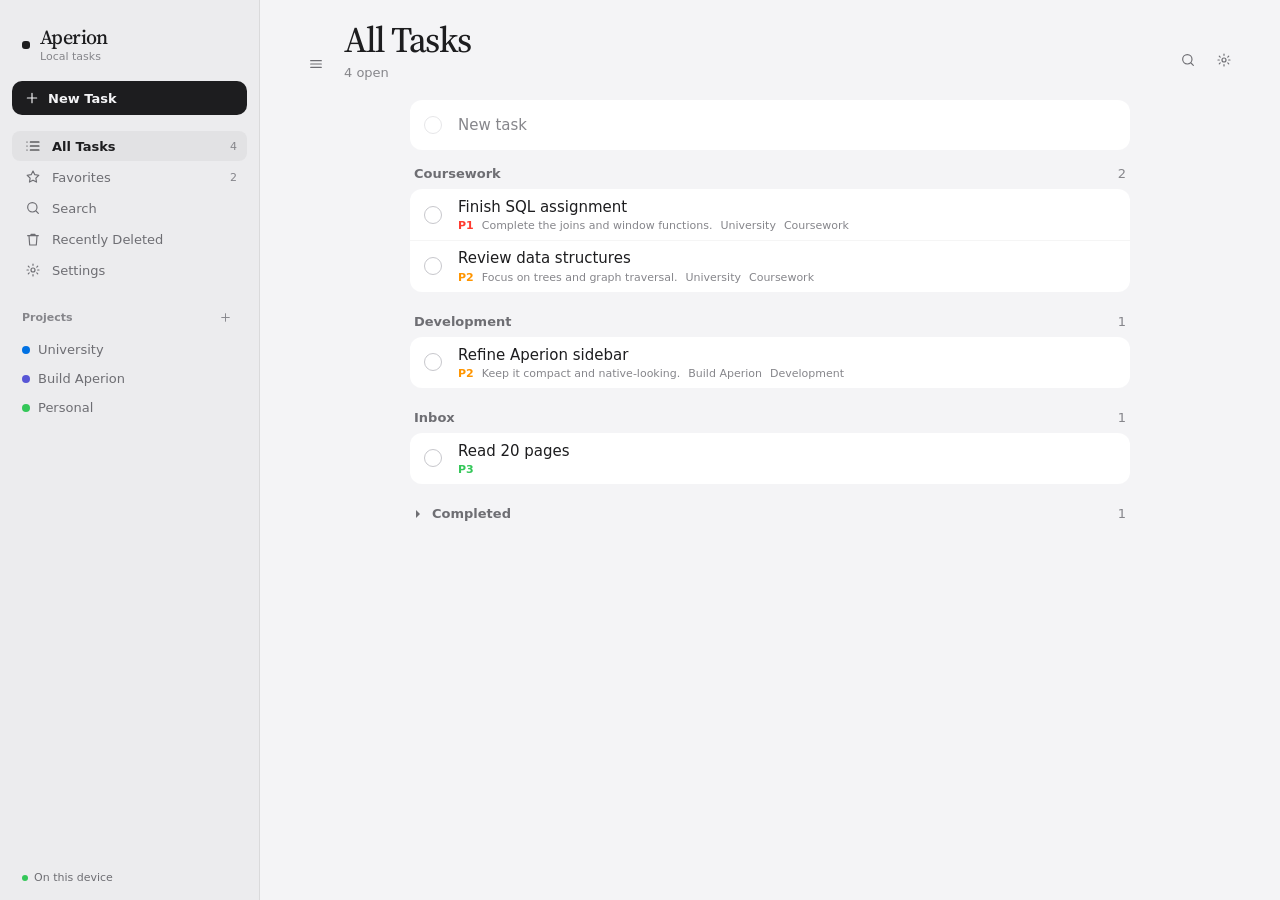
<file: Aperion-Frontend/index.html>
<!doctype html>
<html lang="en">
<head>
  <meta charset="utf-8">
  <meta name="viewport" content="width=device-width, initial-scale=1">
  <meta name="theme-color" content="#f4f4f6">
  <title>Aperion</title>
  <link rel="preconnect" href="https://fonts.googleapis.com">
  <link rel="preconnect" href="https://fonts.gstatic.com" crossorigin>
  <link href="https://fonts.googleapis.com/css2?family=Source+Serif+4:opsz,wght@8..60,400;8..60,500;8..60,600&display=swap" rel="stylesheet">
  <link rel="stylesheet" href="styles.css">
</head>
<body>
  <div class="app-shell" id="app">
    <div class="sidebar-backdrop" id="sidebarBackdrop" hidden></div>
    <aside class="sidebar" id="sidebar" aria-label="Aperion navigation">
      <div class="brand">
        <span class="brand-pip" aria-hidden="true"></span>
        <div>
          <div class="brand-name">Aperion</div>
          <div class="brand-subtitle">Local tasks</div>
        </div>
      </div>

      <button class="new-task-button" id="newTaskButton">
        <span class="icon-wrap" data-icon="plus"></span>
        <span>New Task</span>
        <kbd class="mod-key">⌘N</kbd>
      </button>

      <nav class="primary-nav" id="primaryNav">
        <button class="nav-item active" data-view="all">
          <span class="icon-wrap" data-icon="list"></span><span>All Tasks</span><span class="nav-count" id="allCount"></span>
        </button>
        <button class="nav-item" data-view="favorites">
          <span class="icon-wrap" data-icon="star"></span><span>Favorites</span><span class="nav-count" id="favoriteCount"></span>
        </button>
        <button class="nav-item" data-view="search">
          <span class="icon-wrap" data-icon="search"></span><span>Search</span>
        </button>
        <button class="nav-item" data-view="deleted">
          <span class="icon-wrap" data-icon="trash"></span><span>Recently Deleted</span><span class="nav-count" id="deletedCount"></span>
        </button>
        <button class="nav-item" data-view="settings">
          <span class="icon-wrap" data-icon="settings"></span><span>Settings</span>
        </button>
      </nav>

      <div class="sidebar-section">
        <div class="section-label">
          <span>Projects</span>
          <button class="mini-button" id="addProjectButton" title="New project" aria-label="New project">
            <span class="icon-wrap" data-icon="plus"></span>
          </button>
        </div>
        <div id="projectNav"></div>
      </div>

      <div class="sidebar-footer">
        <div class="offline-pill"><span></span> On this device</div>
      </div>
    </aside>

    <main class="main">
      <header class="topbar">
        <button class="icon-button menu-button" id="menuButton" title="Menu" aria-label="Open menu">
          <span class="icon-wrap" data-icon="menu"></span>
        </button>
        <div class="topbar-title">
          <div class="title-row">
            <span class="title-pip" id="titlePip" hidden></span>
            <h1 id="viewTitle">All Tasks</h1>
          </div>
          <p class="view-kicker" id="viewKicker"></p>
        </div>
        <div class="topbar-actions">
          <button class="icon-button" id="searchButton" title="Search" aria-label="Search">
            <span class="icon-wrap" data-icon="search"></span>
          </button>
          <button class="icon-button" id="settingsButton" title="Settings" aria-label="Settings">
            <span class="icon-wrap" data-icon="settings"></span>
          </button>
        </div>
      </header>

      <section class="content" id="content"></section>
    </main>
  </div>

  <div class="overlay command-overlay" id="commandOverlay">
    <div class="command-panel glass-panel" role="dialog" aria-modal="true" aria-label="Search Aperion">
      <div class="search-line">
        <span class="icon-wrap" data-icon="search"></span>
        <input id="globalSearch" autocomplete="off" placeholder="Search tasks, projects, sections…" aria-label="Search tasks, projects, sections and notes">
        <kbd>ESC</kbd>
      </div>
      <div id="searchResults" class="search-results"></div>
    </div>
  </div>

  <div class="overlay modal-backdrop" id="modalBackdrop">
    <div class="task-modal glass-panel" id="taskModal" role="dialog" aria-modal="true" aria-label="Task"></div>
  </div>

  <div class="toast" id="toast" role="status" aria-live="polite">
    <span id="toastMessage"></span>
    <button id="toastUndo" class="toast-undo is-hidden">Undo</button>
  </div>

  <script src="js/app.js"></script>
</body>
</html>
</file>
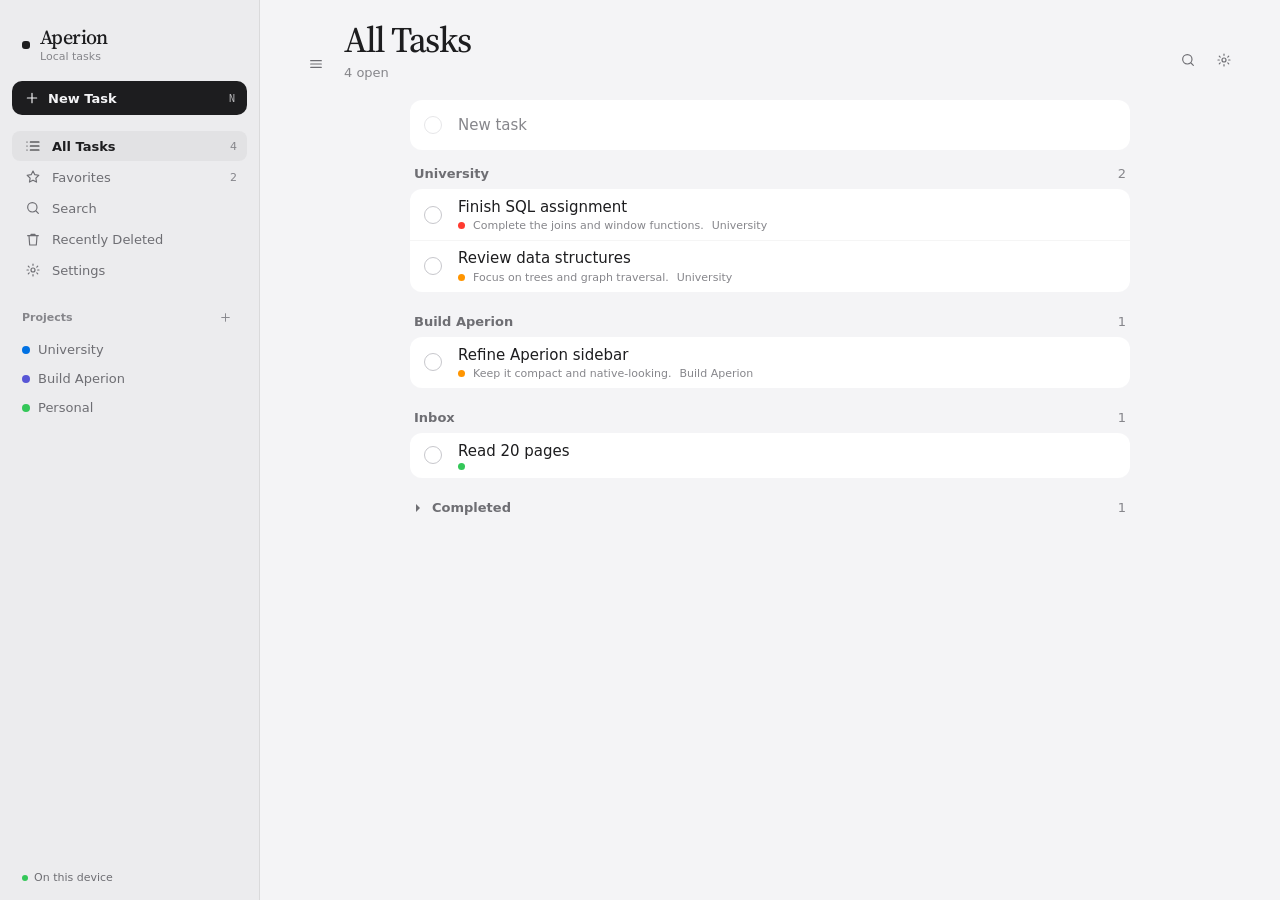
<file: Frontend/index.html>
<!doctype html>
<html lang="en">
<head>
  <meta charset="utf-8">
  <meta name="viewport" content="width=device-width, initial-scale=1">
  <meta name="theme-color" content="#f4f4f6">
  <title>Aperion</title>
  <link rel="preconnect" href="https://fonts.googleapis.com">
  <link rel="preconnect" href="https://fonts.gstatic.com" crossorigin>
  <link href="https://fonts.googleapis.com/css2?family=Source+Serif+4:opsz,wght@8..60,400;8..60,500;8..60,600&display=swap" rel="stylesheet">
  <link rel="stylesheet" href="styles.css">
</head>
<body>
  <div class="app-shell" id="app">
    <div class="sidebar-backdrop" id="sidebarBackdrop" hidden></div>
    <aside class="sidebar" id="sidebar" aria-label="Aperion navigation">
      <div class="brand">
        <span class="brand-pip" aria-hidden="true"></span>
        <div>
          <div class="brand-name">Aperion</div>
          <div class="brand-subtitle">Local tasks</div>
        </div>
      </div>

      <button class="new-task-button" id="newTaskButton">
        <span class="icon-wrap" data-icon="plus"></span>
        <span>New Task</span>
        <kbd>N</kbd>
      </button>

      <nav class="primary-nav" id="primaryNav">
        <button class="nav-item active" data-view="all">
          <span class="icon-wrap" data-icon="list"></span><span>All Tasks</span><span class="nav-count" id="allCount"></span>
        </button>
        <button class="nav-item" data-view="favorites">
          <span class="icon-wrap" data-icon="star"></span><span>Favorites</span><span class="nav-count" id="favoriteCount"></span>
        </button>
        <button class="nav-item" data-view="search">
          <span class="icon-wrap" data-icon="search"></span><span>Search</span>
        </button>
        <button class="nav-item" data-view="deleted">
          <span class="icon-wrap" data-icon="trash"></span><span>Recently Deleted</span><span class="nav-count" id="deletedCount"></span>
        </button>
        <button class="nav-item" data-view="settings">
          <span class="icon-wrap" data-icon="settings"></span><span>Settings</span>
        </button>
      </nav>

      <div class="sidebar-section">
        <div class="section-label">
          <span>Projects</span>
          <button class="mini-button" id="addProjectButton" title="New project" aria-label="New project">
            <span class="icon-wrap" data-icon="plus"></span>
          </button>
        </div>
        <div id="projectNav"></div>
      </div>

      <div class="sidebar-footer">
        <div class="offline-pill"><span></span> On this device</div>
      </div>
    </aside>

    <main class="main">
      <header class="topbar">
        <button class="icon-button menu-button" id="menuButton" title="Toggle Sidebar (⌘\)" aria-label="Toggle Sidebar">
          <span class="icon-wrap" data-icon="menu"></span>
        </button>
        <div class="topbar-title">
          <div class="title-row">
            <span class="title-pip" id="titlePip" hidden></span>
            <h1 id="viewTitle">All Tasks</h1>
          </div>
          <p class="view-kicker" id="viewKicker"></p>
        </div>
        <div class="topbar-actions">
          <button class="icon-button" id="searchButton" title="Search" aria-label="Search">
            <span class="icon-wrap" data-icon="search"></span>
          </button>
          <button class="icon-button" id="settingsButton" title="Settings" aria-label="Settings">
            <span class="icon-wrap" data-icon="settings"></span>
          </button>
        </div>
      </header>

      <section class="content" id="content"></section>
    </main>
  </div>

  <div class="overlay command-overlay" id="commandOverlay">
    <div class="command-panel glass-panel" role="dialog" aria-modal="true" aria-label="Search Aperion">
      <div class="search-line">
        <span class="icon-wrap" data-icon="search"></span>
        <input id="globalSearch" autocomplete="off" placeholder="Search tasks, projects, notes…" aria-label="Search tasks, projects and notes">
        <kbd>ESC</kbd>
      </div>
      <div id="searchResults" class="search-results"></div>
    </div>
  </div>

  <div class="overlay modal-backdrop" id="modalBackdrop">
    <div class="task-modal glass-panel" id="taskModal" role="dialog" aria-modal="true" aria-label="Task"></div>
  </div>

  <div class="toast" id="toast" role="status" aria-live="polite">
    <span id="toastMessage"></span>
    <button id="toastUndo" class="toast-undo is-hidden">Undo</button>
  </div>

  <script src="js/app.js"></script>
</body>
</html>
</file>
<file: Aperion-Frontend/styles.css>
* { box-sizing: border-box; }

:root {
  color-scheme: light;
  --bg: #f4f4f6;
  --sidebar-bg: #ececee;
  --surface-solid: #ffffff;
  --surface-hover: rgba(0,0,0,.045);
  --border: rgba(0,0,0,.08);
  --border-strong: rgba(0,0,0,.12);
  --text: #1d1d1f;
  --muted: #86868b;
  --muted-2: #6e6e73;
  --accent: #0071e3;
  --accent-soft: rgba(0,113,227,.10);
  --danger: #ff3b30;
  --success: #34c759;
  --shadow: 0 18px 50px rgba(0,0,0,.18);
  --radius-lg: 12px;
  --radius-md: 10px;
  --radius-sm: 8px;
  --sidebar: 260px;
  --focus-ring: 0 0 0 3px var(--accent-soft), 0 0 0 1.5px var(--accent);
  --ease-out: cubic-bezier(.16,1,.3,1);
  --ease-spring: cubic-bezier(.34,1.56,.64,1);
  --dur-micro: 120ms;
  --dur-ui: 220ms;
  --dur-view: 280ms;
  --font-sans: -apple-system, BlinkMacSystemFont, "SF Pro Text", "SF Pro Display", system-ui, sans-serif;
  --font-serif: "Source Serif 4", "Iowan Old Style", "Palatino Linotype", Palatino, serif;
  font-family: var(--font-sans);
}

@media (prefers-color-scheme: dark) {
  :root:not([data-theme="light"]) {
    color-scheme: dark;
    --bg: #1c1c1e;
    --sidebar-bg: #2c2c2e;
    --surface-solid: #2c2c2e;
    --surface-hover: rgba(255,255,255,.06);
    --border: rgba(255,255,255,.08);
    --border-strong: rgba(255,255,255,.14);
    --text: #f5f5f7;
    --muted: #98989d;
    --muted-2: #b0b0b5;
    --accent: #0a84ff;
    --accent-soft: rgba(10,132,255,.16);
    --shadow: 0 18px 50px rgba(0,0,0,.45);
  }
}

:root[data-theme="dark"] {
  color-scheme: dark;
  --bg: #1c1c1e;
  --sidebar-bg: #2c2c2e;
  --surface-solid: #2c2c2e;
  --surface-hover: rgba(255,255,255,.06);
  --border: rgba(255,255,255,.08);
  --border-strong: rgba(255,255,255,.14);
  --text: #f5f5f7;
  --muted: #98989d;
  --muted-2: #b0b0b5;
  --accent: #0a84ff;
  --accent-soft: rgba(10,132,255,.16);
  --shadow: 0 18px 50px rgba(0,0,0,.45);
}

html, body { margin: 0; min-height: 100%; background: var(--bg); color: var(--text); }
body { overflow: hidden; }
button, input, textarea, select { font: inherit; }
button { border: 0; color: inherit; background: none; }
button, .task-row, .project-row { -webkit-tap-highlight-color: transparent; }

:focus { outline: none; }
:focus-visible {
  outline: none;
  box-shadow: var(--focus-ring);
  border-radius: var(--radius-sm);
}
.task-row:focus-visible, .search-result:focus-visible { box-shadow: var(--focus-ring); }

@media (prefers-reduced-motion: reduce) {
  *, *::before, *::after {
    animation-duration: .001ms !important;
    animation-iteration-count: 1 !important;
    transition-duration: .001ms !important;
    scroll-behavior: auto !important;
  }
}

button:disabled { opacity: .5; cursor: default; }

.icon-svg {
  display: block;
  width: 16px;
  height: 16px;
  flex: 0 0 auto;
}
.icon-wrap { display: grid; place-items: center; line-height: 0; }
.mini-button .icon-svg { width: 13px; height: 13px; }

.app-shell {
  height: 100vh;
  display: flex;
  background: var(--bg);
}

.sidebar-backdrop {
  display: none;
}

.sidebar {
  width: var(--sidebar);
  flex: 0 0 var(--sidebar);
  padding: 22px 12px 16px;
  display: flex;
  flex-direction: column;
  border-right: 0.5px solid var(--border);
  background: var(--sidebar-bg);
}

.brand { display: flex; gap: 10px; align-items: center; padding: 4px 10px 18px; }
.brand-pip {
  width: 8px; height: 8px; border-radius: 3px;
  background: var(--text); flex: 0 0 auto;
}
.brand-name {
  font-family: var(--font-serif);
  font-size: 20px;
  font-weight: 500;
  letter-spacing: -.03em;
  line-height: 1.1;
}
.brand-subtitle { font-size: 11px; color: var(--muted); margin-top: 2px; }

.icon-button, .mini-button {
  cursor: pointer;
  transition: background var(--dur-micro) ease, opacity var(--dur-micro) ease;
}
.icon-button:hover, .mini-button:hover { background: var(--surface-hover); }
.new-task-button:active, .icon-button:active, .mini-button:active,
.primary-action:active, .save-button:active {
  transform: scale(.98);
}

.new-task-button {
  display: flex; align-items: center; gap: 8px; width: 100%;
  padding: 9px 12px; margin-bottom: 16px; text-align: left;
  border-radius: var(--radius-md);
  background: var(--text); color: var(--bg);
  cursor: pointer; font-size: 13px; font-weight: 600;
}
.new-task-button .icon-svg { color: var(--bg); }
.new-task-button kbd { margin-left: auto; color: color-mix(in srgb, var(--bg) 70%, transparent); font-size: 10px; font-weight: 500; }
html[data-platform="other"] .mod-key { display: none; }

.primary-nav { display: grid; gap: 1px; }
.nav-item {
  display: grid; grid-template-columns: 22px 1fr auto; align-items: center; gap: 8px;
  width: 100%; padding: 7px 10px; border-radius: var(--radius-sm);
  color: var(--muted-2); cursor: pointer; text-align: left; font-size: 13px;
}
.nav-item:hover { background: var(--surface-hover); color: var(--text); }
.nav-item.active { background: var(--surface-hover); color: var(--text); font-weight: 600; }
.nav-count { font-size: 11px; color: var(--muted); font-weight: 500; font-variant-numeric: tabular-nums; }

.sidebar-section { margin-top: 20px; min-height: 0; overflow: auto; }
.section-label {
  display: flex; justify-content: space-between; align-items: center; padding: 0 10px 6px;
  font-size: 11px; font-weight: 600; color: var(--muted);
}
.mini-button {
  width: 24px; height: 24px; border-radius: 7px; color: var(--muted); cursor: pointer;
  display: grid; place-items: center;
}

.project-row {
  width: 100%; display: flex; align-items: center; gap: 8px; padding: 7px 10px;
  border-radius: var(--radius-sm); cursor: pointer; text-align: left;
  font-size: 13px; color: var(--muted-2);
}
.project-row:hover { background: var(--surface-hover); color: var(--text); }
.project-row.active { background: var(--surface-hover); color: var(--text); font-weight: 600; }
.project-dot { width: 8px; height: 8px; border-radius: 50%; flex: 0 0 auto; }
.project-row .chevron { margin-left: auto; font-size: 11px; opacity: .55; transition: transform .18s var(--ease-out); }
.project-row.active .chevron { transform: rotate(90deg); }
.subproject-row { padding-left: 26px; font-size: 12px; animation: subprojectIn .16s var(--ease-out); }
@keyframes subprojectIn { from { opacity: 0; transform: translateY(-4px); } to { opacity: 1; transform: translateY(0); } }
.drop-target-project { background: var(--accent-soft) !important; box-shadow: inset 0 0 0 1.5px var(--accent); }
.sidebar-footer { margin-top: auto; padding: 14px 10px 0; }
.offline-pill { font-size: 11px; color: var(--muted-2); display: flex; align-items: center; gap: 6px; }
.offline-pill span { width: 6px; height: 6px; border-radius: 50%; background: var(--success); }

.main { flex: 1; min-width: 0; display: flex; flex-direction: column; }
.topbar {
  height: 92px; flex: 0 0 92px; display: flex; align-items: flex-end;
  justify-content: space-between; gap: 12px;
  padding: 18px 40px 12px;
}
.menu-button { display: none; }
.topbar-title { min-width: 0; flex: 1; }
.title-row { display: flex; align-items: center; gap: 10px; }
.title-pip {
  width: 8px; height: 8px; border-radius: 50%; flex: 0 0 auto;
}
h1 {
  margin: 0;
  font-family: var(--font-serif);
  font-size: 36px;
  line-height: 1.05;
  letter-spacing: -.035em;
  font-weight: 500;
}
.view-kicker { margin: 6px 0 0; font-size: 13px; color: var(--muted); }
.topbar-actions { display: flex; gap: 4px; padding-bottom: 4px; }
.icon-button {
  width: 32px; height: 32px; border-radius: 50%; display: grid; place-items: center;
  color: var(--muted-2); cursor: pointer;
}

.content { flex: 1; min-height: 0; overflow: auto; padding: 8px 40px 56px; }
.content-inner { max-width: 720px; margin: 0 auto; }
.content-inner.view-enter { animation: viewEnter var(--dur-view) var(--ease-out); }
@keyframes viewEnter { from { opacity: 0; transform: translateY(8px); } to { opacity: 1; transform: translateY(0); } }

.view-intro { display: flex; justify-content: flex-end; margin: 0 0 12px; }
.add-inline { color: var(--accent); cursor: pointer; font-size: 13px; font-weight: 600; }

.section-block { margin-bottom: 22px; }
.section-heading {
  display: flex; align-items: center; gap: 8px;
  margin-bottom: 8px; padding: 0 4px;
  font-size: 13px; font-weight: 600; color: var(--muted-2);
  background: none; width: 100%; text-align: left;
}
.section-heading .section-count { margin-left: auto; font-weight: 500; color: var(--muted); font-variant-numeric: tabular-nums; }
.completed-toggle { cursor: pointer; border-radius: var(--radius-sm); }
.completed-toggle:hover { color: var(--text); }
.disclosure {
  width: 0; height: 0; border: 4px solid transparent; border-left-color: currentColor;
  margin-right: 2px; transform: translateX(2px); transition: transform var(--dur-micro) var(--ease-out);
}
.disclosure.open { transform: translateX(2px) rotate(90deg); }

.task-list.grouped {
  background: var(--surface-solid);
  border-radius: var(--radius-lg);
  overflow: hidden;
}
.task-row {
  position: relative;
  display: grid; grid-template-columns: 24px 1fr auto; align-items: center; gap: 10px;
  min-height: 44px; padding: 8px 14px;
  background: transparent; cursor: pointer;
  transition: background var(--dur-micro) var(--ease-out), opacity .18s ease;
}
.task-list.grouped .task-row + .task-row { box-shadow: inset 0 0.5px 0 var(--border); }
.task-row:hover { background: var(--surface-hover); }
.task-row.dragging { opacity: .4; }
.task-row.focused { background: var(--surface-hover); }

.task-row.drop-before::before, .task-row.drop-after::after {
  content: ""; position: absolute; left: 14px; right: 14px; height: 2px; border-radius: 2px;
  background: var(--accent); box-shadow: 0 0 0 3px var(--accent-soft);
}
.task-row.drop-before::before { top: -1px; }
.task-row.drop-after::after { bottom: -1px; }

.check {
  width: 18px; height: 18px; border-radius: 50%; border: 1.5px solid #c7c7cc;
  display: grid; place-items: center; cursor: pointer; background: transparent;
  transition: border-color .18s ease, background .18s ease, transform .18s var(--ease-spring);
}
.check:hover { border-color: var(--accent); }
.check.done { border-color: var(--success); background: var(--success); color: white; animation: checkPop .28s var(--ease-spring); }
.check.done::after { content: ""; width: 9px; height: 9px; background: currentColor;
  mask: url("data:image/svg+xml;utf8,<svg xmlns='http://www.w3.org/2000/svg' viewBox='0 0 24 24' fill='none' stroke='black' stroke-width='3' stroke-linecap='round' stroke-linejoin='round'><path d='M5 12.5 10 17.5 19 7'/></svg>") center / contain no-repeat;
  -webkit-mask: url("data:image/svg+xml;utf8,<svg xmlns='http://www.w3.org/2000/svg' viewBox='0 0 24 24' fill='none' stroke='black' stroke-width='3' stroke-linecap='round' stroke-linejoin='round'><path d='M5 12.5 10 17.5 19 7'/></svg>") center / contain no-repeat;
  animation: checkMarkIn .18s ease .05s both;
}
@keyframes checkPop { 0% { transform: scale(.55); } 65% { transform: scale(1.14); } 100% { transform: scale(1); } }
@keyframes checkMarkIn { from { opacity: 0; transform: scale(.4); } to { opacity: 1; transform: scale(1); } }

.task-main { min-width: 0; }
.task-title {
  font-size: 15px; line-height: 1.35; white-space: nowrap; overflow: hidden; text-overflow: ellipsis;
  transition: color .22s ease, opacity .22s ease;
}
.task-row.completed .task-title { color: var(--muted); text-decoration: line-through; text-decoration-thickness: 1px; text-decoration-color: var(--muted); }
.task-meta { display: flex; gap: 8px; align-items: center; margin-top: 2px; color: var(--muted); font-size: 11px; }
.subtask-progress { display: inline-flex; align-items: center; gap: 3px; }
.priority { font-weight: 600; font-size: 11px; }
.priority.high { color: #ff3b30; }
.priority.medium { color: #ff9500; }
.priority.low { color: #34c759; }
.task-actions { display: flex; align-items: center; gap: 2px; opacity: 0; transition: opacity var(--dur-micro) ease; }
.task-row:hover .task-actions, .task-row.focused .task-actions { opacity: 1; }
.star {
  width: 28px; height: 28px; border-radius: 8px; color: var(--muted); cursor: pointer;
  display: grid; place-items: center;
  transition: color var(--dur-micro) ease, background var(--dur-micro) ease, transform var(--dur-micro) var(--ease-spring);
}
.star:hover { background: var(--surface-hover); color: var(--muted-2); }
.star.active { color: #ff9f0a; }
.star.pop { animation: starPop .28s var(--ease-spring); }
@keyframes starPop { 0% { transform: scale(.7); } 70% { transform: scale(1.18); } 100% { transform: scale(1); } }

.inline-edit-input {
  width: 100%; font-size: 15px; line-height: 1.35; background: transparent; color: var(--text);
  border: 0; border-bottom: 1.5px solid var(--accent); outline: 0; padding: 0 0 1px;
}

.quick-add {
  display: grid; grid-template-columns: 24px 1fr; align-items: center; gap: 10px;
  padding: 8px 14px; margin-bottom: 16px;
  background: var(--surface-solid); border-radius: var(--radius-lg);
}
.quick-add .check { pointer-events: none; opacity: .45; }
.quick-add input {
  width: 100%; border: 0; outline: 0; background: transparent; color: var(--text);
  font-size: 15px; padding: 8px 0;
}
.quick-add input::placeholder { color: var(--muted); }

.empty-state {
  min-height: 280px; display: grid; place-items: center; text-align: center; padding: 40px 16px;
  background: transparent;
}
.empty-state h2 {
  margin: 0;
  font-family: var(--font-serif);
  font-size: 26px; font-weight: 500; letter-spacing: -.03em;
}
.empty-state p { margin: 8px 0 18px; color: var(--muted); font-size: 14px; max-width: 340px; }
.primary-action {
  border-radius: var(--radius-md); padding: 8px 14px;
  background: var(--text); color: var(--bg); cursor: pointer;
  font-size: 13px; font-weight: 600;
}

.project-header { display: flex; gap: 10px; align-items: flex-start; margin: 0 4px 14px; }
.project-header p { margin: 0; color: var(--muted); font-size: 14px; flex: 1; }
.project-actions { margin-left: auto; display: flex; gap: 4px; }
.subproject-card {
  padding: 12px 14px; border-radius: var(--radius-lg); background: var(--surface-solid);
  margin: 0 0 8px; cursor: pointer;
}
.subproject-card:hover { background: color-mix(in srgb, var(--surface-solid) 88%, var(--text)); }
.subproject-card[data-action="new-task"] { color: var(--muted); font-size: 13px; text-align: center; }
.subproject-card[data-action="new-task"]:hover { color: var(--accent); }

.settings-grid { display: grid; gap: 10px; max-width: 560px; }
.setting-card { padding: 16px 16px; border-radius: var(--radius-lg); background: var(--surface-solid); }
.setting-title { font-size: 15px; font-weight: 600; }
.setting-description { font-size: 12px; color: var(--muted); margin-top: 4px; }
.setting-row { display: flex; align-items: center; justify-content: space-between; gap: 20px; margin-top: 12px; font-size: 13px; }
.select {
  border: 0.5px solid var(--border-strong); background: var(--bg); color: var(--text);
  border-radius: 8px; padding: 6px 10px;
}

.overlay {
  position: fixed; inset: 0; z-index: 30;
  background: rgba(0,0,0,.22);
  backdrop-filter: blur(8px); -webkit-backdrop-filter: blur(8px);
  display: grid; place-items: start center; padding-top: 12vh;
  opacity: 0; visibility: hidden; pointer-events: none;
  transition: opacity var(--dur-ui) var(--ease-out), visibility 0s linear var(--dur-ui);
}
.overlay.is-open {
  opacity: 1; visibility: visible; pointer-events: auto;
  transition: opacity var(--dur-ui) var(--ease-out), visibility 0s linear 0s;
}
.overlay .glass-panel {
  transform: translateY(8px) scale(.98);
  transition: transform var(--dur-ui) var(--ease-out);
}
.overlay.is-open .glass-panel { transform: none; }

.command-panel { width: min(640px, calc(100vw - 40px)); overflow: hidden; }
.glass-panel {
  background: var(--surface-solid);
  border: 0.5px solid var(--border-strong);
  box-shadow: var(--shadow);
  border-radius: 16px;
}
.search-line { display: flex; align-items: center; gap: 10px; padding: 12px 14px; border-bottom: 0.5px solid var(--border); }
.search-line input { flex: 1; border: 0; outline: 0; background: transparent; color: var(--text); font-size: 17px; }
.search-line kbd { font-size: 10px; color: var(--muted); }
.search-results { max-height: 55vh; overflow: auto; padding: 6px; }
.search-result {
  display: flex; gap: 10px; align-items: center; padding: 10px 10px;
  border-radius: 10px; cursor: pointer; width: 100%; text-align: left; background: transparent;
}
.search-result:hover { background: var(--surface-hover); }
.result-kind { font-size: 10px; color: var(--muted); width: 52px; flex: 0 0 auto; text-transform: uppercase; letter-spacing: .04em; }
.result-title { font-size: 14px; }
.result-detail { font-size: 11px; color: var(--muted); margin-top: 2px; }
.result-title mark, .result-detail mark { background: transparent; color: var(--accent); font-weight: 600; padding: 0; }
.recent-search-row { display: flex; align-items: center; gap: 6px; }
.recent-search-row .search-result { flex: 1; }
.remove-recent {
  width: 26px; height: 26px; flex: 0 0 auto; border-radius: 8px;
  color: var(--muted); cursor: pointer; display: grid; place-items: center;
}
.remove-recent:hover { background: var(--surface-hover); color: var(--danger); }

.modal-backdrop { place-items: center; padding: 20px; }
.task-modal { width: min(560px, 100%); max-height: 88vh; overflow: auto; padding: 22px 22px 18px; }
.modal-header { display: flex; align-items: start; justify-content: space-between; gap: 16px; }
.modal-title-input {
  width: 100%;
  font-family: var(--font-serif);
  font-size: 26px; font-weight: 500; letter-spacing: -.03em;
  background: transparent; border: 0; outline: 0; color: var(--text); padding: 0 0 4px;
}
.modal-title-input.field-error { color: var(--danger); animation: fieldShake .32s var(--ease-out); }
@keyframes fieldShake {
  10%,90% { transform: translateX(-1px); } 20%,80% { transform: translateX(2px); }
  30%,50%,70% { transform: translateX(-4px); } 40%,60% { transform: translateX(4px); }
}
.close-button {
  width: 28px; height: 28px; border-radius: 50%; color: var(--muted); cursor: pointer;
  display: grid; place-items: center;
}
.close-button:hover { background: var(--surface-hover); }

.notes-field {
  width: 100%; border: 0; outline: 0; background: transparent; color: var(--text);
  font-size: 15px; line-height: 1.45; resize: vertical; min-height: 88px; padding: 8px 0 16px;
}
.notes-field::placeholder { color: var(--muted); }

.meta-row {
  display: grid; grid-template-columns: 1fr 1fr; gap: 8px;
  padding: 12px 0; border-top: 0.5px solid var(--border);
}
.meta-field { display: flex; flex-direction: column; gap: 4px; min-width: 0; }
.meta-field span { font-size: 11px; color: var(--muted); font-weight: 500; }
.meta-field select, .meta-field input[type="url"] {
  width: 100%; border: 0; background: var(--bg); color: var(--text);
  border-radius: 8px; padding: 8px 10px; outline: 0; font-size: 13px;
}

.subtasks { border-top: 0.5px solid var(--border); padding-top: 12px; margin-top: 4px; }
.subtask-line { display: flex; align-items: center; gap: 8px; padding: 6px 0; animation: subprojectIn .16s var(--ease-out); }
.subtask-line input[type="text"] { flex: 1; border: 0; outline: 0; background: transparent; color: var(--text); font-size: 14px; }

.modal-footer {
  display: flex; justify-content: space-between; align-items: center; gap: 8px;
  margin-top: 8px; padding-top: 12px; border-top: 0.5px solid var(--border);
}
.danger-button { color: var(--danger); cursor: pointer; padding: 8px 4px; border-radius: 8px; font-size: 13px; }
.danger-button:hover { background: rgba(255,59,48,.08); }
.save-button {
  background: var(--text); color: var(--bg); border-radius: var(--radius-md);
  padding: 8px 14px; cursor: pointer; font-weight: 600; font-size: 13px;
}

.toast {
  position: fixed; z-index: 50; left: 50%; bottom: 24px; transform: translate(-50%, 10px);
  display: flex; align-items: center; gap: 16px; padding: 10px 12px 10px 15px;
  background: rgba(28,28,30,.92); color: white; border-radius: 12px; box-shadow: var(--shadow);
  font-size: 13px; backdrop-filter: blur(20px);
  opacity: 0; pointer-events: none; visibility: hidden;
  transition: opacity var(--dur-ui) var(--ease-out), transform var(--dur-ui) var(--ease-out), visibility 0s linear var(--dur-ui);
}
.toast.is-open {
  opacity: 1; transform: translate(-50%, 0); pointer-events: auto; visibility: visible;
  transition: opacity var(--dur-ui) var(--ease-out), transform var(--dur-ui) var(--ease-out), visibility 0s;
}
.toast-undo { color: #66b5ff; cursor: pointer; font-weight: 600; border-radius: 6px; padding: 2px 4px; }
.toast-undo:hover { background: rgba(255,255,255,.12); }
.toast-undo.is-hidden { display: none; }

.context-menu {
  position: fixed; z-index: 60; min-width: 190px; max-width: 240px; padding: 6px;
  animation: panelIn .14s var(--ease-out);
}
@keyframes panelIn { from { opacity: 0; transform: translateY(-6px) scale(.98); } to { opacity: 1; transform: none; } }
.context-menu-label { padding: 6px 10px 4px; font-size: 10px; letter-spacing: .04em; color: var(--muted); }
.context-menu-item {
  display: flex; align-items: center; gap: 9px; width: 100%; padding: 7px 10px; border-radius: 8px;
  color: var(--text); font-size: 13px; text-align: left; cursor: pointer;
}
.context-menu-item:hover, .context-menu-item:focus-visible { background: var(--surface-hover); }
.context-menu-item.danger { color: var(--danger); }
.context-menu-item.danger:hover { background: rgba(255,59,48,.10); }
.context-menu-item .check-mark { margin-left: auto; opacity: .7; }
.context-menu-divider { height: 0.5px; background: var(--border); margin: 5px 2px; }
.context-menu-projects { max-height: 170px; overflow: auto; }

.search-page-field {
  display: flex; align-items: center; gap: 10px;
  padding: 10px 14px; margin-bottom: 16px;
  background: var(--surface-solid); border-radius: var(--radius-lg);
}
.search-page-field input {
  flex: 1; border: 0; outline: 0; background: transparent; color: var(--text); font-size: 16px;
}

@media (max-width: 780px) {
  .topbar { padding-left: 20px; padding-right: 20px; }
  .content { padding-left: 20px; padding-right: 20px; }
  h1 { font-size: 32px; }
}

@media (max-width: 620px) {
  body { overflow: hidden; }
  .app-shell { height: 100vh; }
  .sidebar-backdrop {
    display: block; position: fixed; inset: 0; z-index: 18;
    background: rgba(0,0,0,.28);
    opacity: 0; visibility: hidden; pointer-events: none;
    transition: opacity var(--dur-ui) var(--ease-out), visibility 0s linear var(--dur-ui);
  }
  .app-shell.sidebar-open .sidebar-backdrop {
    opacity: 1; visibility: visible; pointer-events: auto;
    transition: opacity var(--dur-ui) var(--ease-out), visibility 0s;
  }
  .sidebar {
    position: fixed; z-index: 20; top: 0; bottom: 0; left: 0;
    width: min(280px, 86vw); flex-basis: auto;
    transform: translateX(-105%);
    transition: transform var(--dur-ui) var(--ease-out);
    box-shadow: none;
  }
  .app-shell.sidebar-open .sidebar { transform: translateX(0); box-shadow: var(--shadow); }
  .menu-button { display: grid; }
  .topbar { height: 76px; flex-basis: 76px; align-items: center; padding-top: 8px; padding-bottom: 8px; }
  h1 { font-size: 28px; }
  .meta-row { grid-template-columns: 1fr; }
}
</file>
<file: Frontend/styles.css>
* { box-sizing: border-box; }

:root {
  color-scheme: light;
  --bg: #f4f4f6;
  --sidebar-bg: #ececee;
  --surface-solid: #ffffff;
  --surface-hover: rgba(0,0,0,.045);
  --row-hover: rgba(0,0,0,.065);
  --row-hover-strong: rgba(0,0,0,.10);
  --row-resting-dim: rgba(0,0,0,.032);
  --border: rgba(0,0,0,.08);
  --border-strong: rgba(0,0,0,.12);
  --text: #1d1d1f;
  --muted: #86868b;
  --muted-2: #6e6e73;
  --accent: #0071e3;
  --accent-soft: rgba(0,113,227,.10);
  --danger: #ff3b30;
  --success: #34c759;
  --shadow: 0 18px 50px rgba(0,0,0,.18);
  --radius-lg: 12px;
  --radius-md: 10px;
  --radius-sm: 8px;
  --sidebar: 260px;
  --focus-ring: 0 0 0 3px var(--accent-soft), 0 0 0 1.5px var(--accent);
  --ease-out: cubic-bezier(.16,1,.3,1);
  --ease-spring: cubic-bezier(.34,1.56,.64,1);
  --dur-micro: 120ms;
  --dur-ui: 220ms;
  --dur-view: 280ms;
  --font-sans: -apple-system, BlinkMacSystemFont, "SF Pro Text", "SF Pro Display", system-ui, sans-serif;
  --font-serif: "Source Serif 4", "Iowan Old Style", "Palatino Linotype", Palatino, serif;
  font-family: var(--font-sans);
}

@media (prefers-color-scheme: dark) {
  :root:not([data-theme="light"]) {
    color-scheme: dark;
    --bg: #1c1c1e;
    --sidebar-bg: #2c2c2e;
    --surface-solid: #2c2c2e;
    --surface-hover: rgba(255,255,255,.06);
    --row-hover: rgba(255,255,255,.085);
    --row-hover-strong: rgba(255,255,255,.13);
    --row-resting-dim: rgba(255,255,255,.045);
    --border: rgba(255,255,255,.08);
    --border-strong: rgba(255,255,255,.14);
    --text: #f5f5f7;
    --muted: #98989d;
    --muted-2: #b0b0b5;
    --accent: #0a84ff;
    --accent-soft: rgba(10,132,255,.16);
    --shadow: 0 18px 50px rgba(0,0,0,.45);
  }
}

:root[data-theme="dark"] {
  color-scheme: dark;
  --bg: #1c1c1e;
  --sidebar-bg: #2c2c2e;
  --surface-solid: #2c2c2e;
  --surface-hover: rgba(255,255,255,.06);
  --row-hover: rgba(255,255,255,.085);
  --row-hover-strong: rgba(255,255,255,.13);
  --row-resting-dim: rgba(255,255,255,.045);
  --border: rgba(255,255,255,.08);
  --border-strong: rgba(255,255,255,.14);
  --text: #f5f5f7;
  --muted: #98989d;
  --muted-2: #b0b0b5;
  --accent: #0a84ff;
  --accent-soft: rgba(10,132,255,.16);
  --shadow: 0 18px 50px rgba(0,0,0,.45);
}

html, body { margin: 0; min-height: 100%; background: var(--bg); color: var(--text); }
body { overflow: hidden; }
button, input, textarea, select { font: inherit; }
button { border: 0; color: inherit; background: none; }
button, .task-row, .project-row { -webkit-tap-highlight-color: transparent; }

:focus { outline: none; }
:focus-visible {
  outline: none;
  box-shadow: var(--focus-ring);
  border-radius: var(--radius-sm);
}
.task-row:focus-visible, .search-result:focus-visible { box-shadow: var(--focus-ring); }

@media (prefers-reduced-motion: reduce) {
  *, *::before, *::after {
    animation-duration: .001ms !important;
    animation-iteration-count: 1 !important;
    transition-duration: .001ms !important;
    scroll-behavior: auto !important;
  }
}

button:disabled { opacity: .5; cursor: default; }

.icon-svg {
  display: block;
  width: 16px;
  height: 16px;
  flex: 0 0 auto;
}
.icon-wrap { display: grid; place-items: center; line-height: 0; }
.mini-button .icon-svg { width: 13px; height: 13px; }

.app-shell {
  height: 100vh;
  display: flex;
  background: var(--bg);
}

.sidebar-backdrop {
  display: none;
}

.sidebar {
  width: var(--sidebar);
  flex: 0 0 var(--sidebar);
  padding: 22px 12px 16px;
  display: flex;
  flex-direction: column;
  overflow: hidden;
  border-right: 0.5px solid var(--border);
  background: var(--sidebar-bg);
  transition: width var(--dur-view) var(--ease-out), flex-basis var(--dur-view) var(--ease-out),
              padding var(--dur-view) var(--ease-out), opacity var(--dur-ui) ease,
              border-right-width var(--dur-view) var(--ease-out);
}

/* Manual sidebar collapse — works at any window size via the topbar toggle
   button, not just inside the narrow mobile breakpoint below. */
@media (min-width: 621px) {
  html.sidebar-collapsed .sidebar {
    width: 0;
    flex-basis: 0;
    padding-left: 0;
    padding-right: 0;
    opacity: 0;
    border-right: 0;
    pointer-events: none;
  }
}

.brand { display: flex; gap: 10px; align-items: center; padding: 4px 10px 18px; }
.brand-pip {
  width: 8px; height: 8px; border-radius: 3px;
  background: var(--text); flex: 0 0 auto;
}
.brand-name {
  font-family: var(--font-serif);
  font-size: 20px;
  font-weight: 500;
  letter-spacing: -.03em;
  line-height: 1.1;
}
.brand-subtitle { font-size: 11px; color: var(--muted); margin-top: 2px; }

.icon-button, .mini-button {
  cursor: pointer;
  transition: background var(--dur-micro) ease, opacity var(--dur-micro) ease;
}
.icon-button:hover, .mini-button:hover { background: var(--surface-hover); }
.new-task-button:active, .icon-button:active, .mini-button:active,
.primary-action:active, .save-button:active {
  transform: scale(.98);
}

.new-task-button {
  display: flex; align-items: center; gap: 8px; width: 100%;
  padding: 9px 12px; margin-bottom: 16px; text-align: left;
  border-radius: var(--radius-md);
  background: var(--text); color: var(--bg);
  cursor: pointer; font-size: 13px; font-weight: 600;
}
.new-task-button .icon-svg { color: var(--bg); }
.new-task-button kbd { margin-left: auto; color: color-mix(in srgb, var(--bg) 70%, transparent); font-size: 10px; font-weight: 500; }

.primary-nav { display: grid; gap: 1px; }
.nav-item {
  display: grid; grid-template-columns: 22px 1fr auto; align-items: center; gap: 8px;
  width: 100%; padding: 7px 10px; border-radius: var(--radius-sm);
  color: var(--muted-2); cursor: pointer; text-align: left; font-size: 13px;
}
.nav-item:hover { background: var(--surface-hover); color: var(--text); }
.nav-item.active { background: var(--surface-hover); color: var(--text); font-weight: 600; }
.nav-count { font-size: 11px; color: var(--muted); font-weight: 500; font-variant-numeric: tabular-nums; }

.sidebar-section { margin-top: 20px; min-height: 0; overflow: auto; }
.section-label {
  display: flex; justify-content: space-between; align-items: center; padding: 0 10px 6px;
  font-size: 11px; font-weight: 600; color: var(--muted);
}
.mini-button {
  width: 24px; height: 24px; border-radius: 7px; color: var(--muted); cursor: pointer;
  display: grid; place-items: center;
}

.project-row {
  width: 100%; display: flex; align-items: center; gap: 8px; padding: 7px 10px;
  border-radius: var(--radius-sm); cursor: pointer; text-align: left;
  font-size: 13px; color: var(--muted-2);
}
.project-row:hover { background: var(--surface-hover); color: var(--text); }
.project-row.active {
  background: var(--accent);
  color: #fff;
  font-weight: 600;
  box-shadow: 0 3px 10px color-mix(in srgb, var(--accent) 38%, transparent);
}
.project-dot { width: 8px; height: 8px; border-radius: 50%; flex: 0 0 auto; }
.project-row.active .project-dot { box-shadow: 0 0 0 2px rgba(255,255,255,.75); }
.project-row .chevron { margin-left: auto; font-size: 11px; opacity: .55; transition: transform .18s var(--ease-out); }
.project-row.active .chevron { transform: rotate(90deg); opacity: .85; }
.subproject-row { padding-left: 26px; font-size: 12px; animation: subprojectIn .16s var(--ease-out); }
@keyframes subprojectIn { from { opacity: 0; transform: translateY(-4px); } to { opacity: 1; transform: translateY(0); } }
.drop-target-project { background: var(--accent-soft) !important; box-shadow: inset 0 0 0 1.5px var(--accent); }
.sidebar-footer { margin-top: auto; padding: 14px 10px 0; }
.offline-pill { font-size: 11px; color: var(--muted-2); display: flex; align-items: center; gap: 6px; }
.offline-pill span { width: 6px; height: 6px; border-radius: 50%; background: var(--success); }

.main { flex: 1; min-width: 0; display: flex; flex-direction: column; }
.topbar {
  height: 92px; flex: 0 0 92px; display: flex; align-items: flex-end;
  justify-content: space-between; gap: 12px;
  padding: 18px 40px 12px;
}
.topbar-title { min-width: 0; flex: 1; }
.title-row { display: flex; align-items: center; gap: 10px; }
.title-pip {
  width: 8px; height: 8px; border-radius: 50%; flex: 0 0 auto;
}
h1 {
  margin: 0;
  font-family: var(--font-serif);
  font-size: 36px;
  line-height: 1.05;
  letter-spacing: -.035em;
  font-weight: 500;
}
.view-kicker { margin: 6px 0 0; font-size: 13px; color: var(--muted); }
.topbar-actions { display: flex; gap: 4px; padding-bottom: 4px; }
.icon-button {
  width: 32px; height: 32px; border-radius: 50%; display: grid; place-items: center;
  color: var(--muted-2); cursor: pointer;
}

.content { flex: 1; min-height: 0; overflow: auto; padding: 8px 40px 56px; }
.content-inner { max-width: 720px; margin: 0 auto; }
.content-inner.view-enter { animation: viewEnter var(--dur-view) var(--ease-out); }
@keyframes viewEnter { from { opacity: 0; transform: translateY(8px); } to { opacity: 1; transform: translateY(0); } }

.view-intro { display: flex; justify-content: flex-end; margin: 0 0 12px; }
.add-inline { color: var(--accent); cursor: pointer; font-size: 13px; font-weight: 600; }

.section-block { margin-bottom: 22px; }
.section-heading {
  display: flex; align-items: center; gap: 8px;
  margin-bottom: 8px; padding: 0 4px;
  font-size: 13px; font-weight: 600; color: var(--muted-2);
  background: none; width: 100%; text-align: left;
}
.section-heading .section-count { margin-left: auto; font-weight: 500; color: var(--muted); font-variant-numeric: tabular-nums; }
.completed-toggle { cursor: pointer; border-radius: var(--radius-sm); }
.completed-toggle:hover { color: var(--text); }
.disclosure {
  width: 0; height: 0; border: 4px solid transparent; border-left-color: currentColor;
  margin-right: 2px; transform: translateX(2px); transition: transform var(--dur-micro) var(--ease-out);
}
.disclosure.open { transform: translateX(2px) rotate(90deg); }

.task-list.grouped {
  background: var(--surface-solid);
  border-radius: var(--radius-lg);
  overflow: hidden;
}
.task-row {
  position: relative;
  display: grid; grid-template-columns: 24px 1fr auto; align-items: center; gap: 10px;
  min-height: 44px; padding: 8px 14px;
  background: transparent; cursor: pointer;
  transition: background var(--dur-micro) var(--ease-out), opacity .18s ease;
}
.task-list.grouped .task-row + .task-row { box-shadow: inset 0 0.5px 0 var(--border); }
.task-row:hover { background: var(--row-hover); }
.task-row.completed { background: var(--row-resting-dim); }
.task-row.completed:hover { background: var(--row-hover-strong); }
.task-row.dragging { opacity: .4; }
.task-row.focused { background: var(--row-hover); }

.task-row.drop-before::before, .task-row.drop-after::after {
  content: ""; position: absolute; left: 14px; right: 14px; height: 2px; border-radius: 2px;
  background: var(--accent); box-shadow: 0 0 0 3px var(--accent-soft);
}
.task-row.drop-before::before { top: -1px; }
.task-row.drop-after::after { bottom: -1px; }

.check {
  width: 18px; height: 18px; border-radius: 50%; border: 1.5px solid #c7c7cc;
  display: grid; place-items: center; cursor: pointer; background: transparent;
  transition: border-color .18s ease, background .18s ease, transform .18s var(--ease-spring);
}
.check:hover { border-color: var(--accent); }
.check.done { border-color: var(--success); background: var(--success); color: white; animation: checkPop .28s var(--ease-spring); }
.check.done::after { content: ""; width: 9px; height: 9px; background: currentColor;
  mask: url("data:image/svg+xml;utf8,<svg xmlns='http://www.w3.org/2000/svg' viewBox='0 0 24 24' fill='none' stroke='black' stroke-width='3' stroke-linecap='round' stroke-linejoin='round'><path d='M5 12.5 10 17.5 19 7'/></svg>") center / contain no-repeat;
  -webkit-mask: url("data:image/svg+xml;utf8,<svg xmlns='http://www.w3.org/2000/svg' viewBox='0 0 24 24' fill='none' stroke='black' stroke-width='3' stroke-linecap='round' stroke-linejoin='round'><path d='M5 12.5 10 17.5 19 7'/></svg>") center / contain no-repeat;
  animation: checkMarkIn .18s ease .05s both;
}
@keyframes checkPop { 0% { transform: scale(.55); } 65% { transform: scale(1.14); } 100% { transform: scale(1); } }
@keyframes checkMarkIn { from { opacity: 0; transform: scale(.4); } to { opacity: 1; transform: scale(1); } }

.task-main { min-width: 0; }
.task-title {
  font-size: 15px; line-height: 1.35; white-space: nowrap; overflow: hidden; text-overflow: ellipsis;
  transition: color .22s ease, opacity .22s ease;
}
.task-row.completed .task-title { color: var(--muted); text-decoration: line-through; text-decoration-thickness: 1px; text-decoration-color: var(--muted); }
.task-meta { display: flex; gap: 8px; align-items: center; margin-top: 2px; color: var(--muted); font-size: 11px; }
.subtask-progress { display: inline-flex; align-items: center; gap: 3px; }
.priority-dot { width: 7px; height: 7px; border-radius: 50%; flex: 0 0 auto; }
.priority-dot.high { background: #ff3b30; }
.priority-dot.medium { background: #ff9500; }
.priority-dot.low { background: #34c759; }
.task-actions { display: flex; align-items: center; gap: 2px; opacity: 0; transition: opacity var(--dur-micro) ease; }
.task-row:hover .task-actions, .task-row.focused .task-actions { opacity: 1; }
.star {
  width: 28px; height: 28px; border-radius: 8px; color: var(--muted); cursor: pointer;
  display: grid; place-items: center;
  transition: color var(--dur-micro) ease, background var(--dur-micro) ease, transform var(--dur-micro) var(--ease-spring);
}
.star:hover { background: var(--surface-hover); color: var(--muted-2); }
.star.active { color: #ff9f0a; }
.star.pop { animation: starPop .28s var(--ease-spring); }
@keyframes starPop { 0% { transform: scale(.7); } 70% { transform: scale(1.18); } 100% { transform: scale(1); } }

.inline-edit-input {
  width: 100%; font-size: 15px; line-height: 1.35; background: transparent; color: var(--text);
  border: 0; border-bottom: 1.5px solid var(--accent); outline: 0; padding: 0 0 1px;
}

.quick-add {
  display: grid; grid-template-columns: 24px 1fr; align-items: center; gap: 10px;
  padding: 8px 14px; margin-bottom: 16px;
  background: var(--surface-solid); border-radius: var(--radius-lg);
}
.quick-add .check { pointer-events: none; opacity: .45; }
.quick-add input {
  width: 100%; border: 0; outline: 0; background: transparent; color: var(--text);
  font-size: 15px; padding: 8px 0;
}
.quick-add input::placeholder { color: var(--muted); }

.empty-state {
  min-height: 280px; display: grid; place-items: center; text-align: center; padding: 40px 16px;
  background: transparent;
}
.empty-state h2 {
  margin: 0;
  font-family: var(--font-serif);
  font-size: 26px; font-weight: 500; letter-spacing: -.03em;
}
.empty-state p { margin: 8px 0 18px; color: var(--muted); font-size: 14px; max-width: 340px; }
.primary-action {
  border-radius: var(--radius-md); padding: 8px 14px;
  background: var(--text); color: var(--bg); cursor: pointer;
  font-size: 13px; font-weight: 600;
}

.project-header { display: flex; gap: 10px; align-items: flex-start; margin: 0 4px 14px; }
.project-header p { margin: 0; color: var(--muted); font-size: 14px; flex: 1; }
.project-actions { margin-left: auto; display: flex; gap: 4px; }
.subproject-card {
  padding: 12px 14px; border-radius: var(--radius-lg); background: var(--surface-solid);
  margin: 0 0 8px; cursor: pointer;
}
.subproject-card:hover { background: color-mix(in srgb, var(--surface-solid) 88%, var(--text)); }
.subproject-card[data-action="new-task"] { color: var(--muted); font-size: 13px; text-align: center; }
.subproject-card[data-action="new-task"]:hover { color: var(--accent); }

.settings-grid { display: grid; gap: 10px; max-width: 560px; }
.setting-card { padding: 16px 16px; border-radius: var(--radius-lg); background: var(--surface-solid); }
.setting-title { font-size: 15px; font-weight: 600; }
.setting-description { font-size: 12px; color: var(--muted); margin-top: 4px; }
.setting-row { display: flex; align-items: center; justify-content: space-between; gap: 20px; margin-top: 12px; font-size: 13px; }
.select {
  border: 0.5px solid var(--border-strong); background: var(--bg); color: var(--text);
  border-radius: 8px; padding: 6px 10px;
}

.overlay {
  position: fixed; inset: 0; z-index: 30;
  background: rgba(0,0,0,.22);
  backdrop-filter: blur(8px); -webkit-backdrop-filter: blur(8px);
  display: grid; place-items: start center; padding-top: 12vh;
  opacity: 0; visibility: hidden; pointer-events: none;
  transition: opacity var(--dur-ui) var(--ease-out), visibility 0s linear var(--dur-ui);
}
.overlay.is-open {
  opacity: 1; visibility: visible; pointer-events: auto;
  transition: opacity var(--dur-ui) var(--ease-out), visibility 0s linear 0s;
}
.overlay .glass-panel {
  transform: translateY(8px) scale(.98);
  transition: transform var(--dur-ui) var(--ease-out);
}
.overlay.is-open .glass-panel { transform: none; }

.command-panel { width: min(640px, calc(100vw - 40px)); overflow: hidden; }
.glass-panel {
  background: var(--surface-solid);
  border: 0.5px solid var(--border-strong);
  box-shadow: var(--shadow);
  border-radius: 16px;
}
.search-line { display: flex; align-items: center; gap: 10px; padding: 12px 14px; border-bottom: 0.5px solid var(--border); }
.search-line input { flex: 1; border: 0; outline: 0; background: transparent; color: var(--text); font-size: 17px; }
.search-line kbd { font-size: 10px; color: var(--muted); }
.search-results { max-height: 55vh; overflow: auto; padding: 6px; }
.search-result {
  display: flex; gap: 10px; align-items: center; padding: 10px 10px;
  border-radius: 10px; cursor: pointer; width: 100%; text-align: left; background: transparent;
}
.search-result:hover { background: var(--surface-hover); }
.result-kind { font-size: 10px; color: var(--muted); width: 52px; flex: 0 0 auto; text-transform: uppercase; letter-spacing: .04em; }
.result-title { font-size: 14px; }
.result-detail { font-size: 11px; color: var(--muted); margin-top: 2px; }
.result-title mark, .result-detail mark { background: transparent; color: var(--accent); font-weight: 600; padding: 0; }
.recent-search-row { display: flex; align-items: center; gap: 6px; }
.recent-search-row .search-result { flex: 1; }
.remove-recent {
  width: 26px; height: 26px; flex: 0 0 auto; border-radius: 8px;
  color: var(--muted); cursor: pointer; display: grid; place-items: center;
}
.remove-recent:hover { background: var(--surface-hover); color: var(--danger); }

.modal-backdrop { place-items: center; padding: 20px; }
.task-modal { width: min(560px, 100%); max-height: 88vh; overflow: auto; padding: 22px 22px 18px; }
.modal-header { display: flex; align-items: start; justify-content: space-between; gap: 16px; }
.modal-title-input {
  width: 100%;
  font-family: var(--font-serif);
  font-size: 26px; font-weight: 500; letter-spacing: -.03em;
  background: transparent; border: 0; outline: 0; color: var(--text); padding: 0 0 4px;
}
.modal-title-input.field-error { color: var(--danger); animation: fieldShake .32s var(--ease-out); }
@keyframes fieldShake {
  10%,90% { transform: translateX(-1px); } 20%,80% { transform: translateX(2px); }
  30%,50%,70% { transform: translateX(-4px); } 40%,60% { transform: translateX(4px); }
}
.close-button {
  width: 28px; height: 28px; border-radius: 50%; color: var(--muted); cursor: pointer;
  display: grid; place-items: center;
}
.close-button:hover { background: var(--surface-hover); }

.notes-field {
  width: 100%; border: 0; outline: 0; background: transparent; color: var(--text);
  font-size: 15px; line-height: 1.45; resize: vertical; min-height: 88px; padding: 8px 0 16px;
}
.notes-field::placeholder { color: var(--muted); }

.meta-row {
  display: grid; grid-template-columns: 1fr 1fr; gap: 8px;
  padding: 12px 0; border-top: 0.5px solid var(--border);
}
.meta-field { display: flex; flex-direction: column; gap: 4px; min-width: 0; }
.meta-field span { font-size: 11px; color: var(--muted); font-weight: 500; }
.meta-field select, .meta-field input[type="url"] {
  width: 100%; border: 0; background: var(--bg); color: var(--text);
  border-radius: 8px; padding: 8px 10px; outline: 0; font-size: 13px;
}
.meta-field.color-field { grid-column: 1 / -1; }

/* Project color picker — a curated, Apple-like swatch palette plus a native
   color input (opens the system's own color wheel/sliders/crayons on macOS)
   for anyone who wants an exact custom color. No hex-code typing required. */
.color-picker-row { display: flex; align-items: center; gap: 10px; flex-wrap: wrap; padding-top: 2px; }
.color-wheel-swatch {
  position: relative; width: 30px; height: 30px; border-radius: 50%; flex: 0 0 auto;
  cursor: pointer; border: 2px solid var(--border-strong); box-shadow: 0 1px 4px rgba(0,0,0,.14);
  overflow: hidden;
}
.color-wheel-swatch input[type="color"] {
  position: absolute; inset: -6px; width: calc(100% + 12px); height: calc(100% + 12px);
  border: 0; padding: 0; cursor: pointer; opacity: 0;
}
.color-swatches { display: flex; flex-wrap: wrap; gap: 7px; }
.color-swatch {
  width: 20px; height: 20px; border-radius: 50%; cursor: pointer; padding: 0;
  border: 2px solid transparent; transition: transform .12s ease, border-color .12s ease;
}
.color-swatch:hover { transform: scale(1.14); }
.color-swatch.selected { border-color: var(--text); transform: scale(1.14); }

.subtasks { border-top: 0.5px solid var(--border); padding-top: 12px; margin-top: 4px; }
.subtask-line { display: flex; align-items: center; gap: 8px; padding: 6px 0; animation: subprojectIn .16s var(--ease-out); }
.subtask-line input[type="text"] { flex: 1; border: 0; outline: 0; background: transparent; color: var(--text); font-size: 14px; }

.modal-footer {
  display: flex; justify-content: space-between; align-items: center; gap: 8px;
  margin-top: 8px; padding-top: 12px; border-top: 0.5px solid var(--border);
}
.danger-button { color: var(--danger); cursor: pointer; padding: 8px 4px; border-radius: 8px; font-size: 13px; }
.danger-button:hover { background: rgba(255,59,48,.08); }
.save-button {
  background: var(--text); color: var(--bg); border-radius: var(--radius-md);
  padding: 8px 14px; cursor: pointer; font-weight: 600; font-size: 13px;
}

.toast {
  position: fixed; z-index: 50; left: 50%; bottom: 24px; transform: translate(-50%, 10px);
  display: flex; align-items: center; gap: 16px; padding: 10px 12px 10px 15px;
  background: rgba(28,28,30,.92); color: white; border-radius: 12px; box-shadow: var(--shadow);
  font-size: 13px; backdrop-filter: blur(20px);
  opacity: 0; pointer-events: none; visibility: hidden;
  transition: opacity var(--dur-ui) var(--ease-out), transform var(--dur-ui) var(--ease-out), visibility 0s linear var(--dur-ui);
}
.toast.is-open {
  opacity: 1; transform: translate(-50%, 0); pointer-events: auto; visibility: visible;
  transition: opacity var(--dur-ui) var(--ease-out), transform var(--dur-ui) var(--ease-out), visibility 0s;
}
.toast-undo { color: #66b5ff; cursor: pointer; font-weight: 600; border-radius: 6px; padding: 2px 4px; }
.toast-undo:hover { background: rgba(255,255,255,.12); }
.toast-undo.is-hidden { display: none; }

.context-menu {
  position: fixed; z-index: 60; min-width: 190px; max-width: 240px; padding: 6px;
  animation: panelIn .14s var(--ease-out);
}
@keyframes panelIn { from { opacity: 0; transform: translateY(-6px) scale(.98); } to { opacity: 1; transform: none; } }
.context-menu-label { padding: 6px 10px 4px; font-size: 10px; letter-spacing: .04em; color: var(--muted); }
.context-menu-item {
  display: flex; align-items: center; gap: 9px; width: 100%; padding: 7px 10px; border-radius: 8px;
  color: var(--text); font-size: 13px; text-align: left; cursor: pointer;
}
.context-menu-item:hover, .context-menu-item:focus-visible { background: var(--surface-hover); }
.context-menu-item.danger { color: var(--danger); }
.context-menu-item.danger:hover { background: rgba(255,59,48,.10); }
.context-menu-item .check-mark { margin-left: auto; opacity: .7; }
.context-menu-divider { height: 0.5px; background: var(--border); margin: 5px 2px; }
.context-menu-projects { max-height: 170px; overflow: auto; }

.search-page-field {
  display: flex; align-items: center; gap: 10px;
  padding: 10px 14px; margin-bottom: 16px;
  background: var(--surface-solid); border-radius: var(--radius-lg);
}
.search-page-field input {
  flex: 1; border: 0; outline: 0; background: transparent; color: var(--text); font-size: 16px;
}

@media (max-width: 780px) {
  .topbar { padding-left: 20px; padding-right: 20px; }
  .content { padding-left: 20px; padding-right: 20px; }
  h1 { font-size: 32px; }
}

@media (max-width: 620px) {
  body { overflow: hidden; }
  .app-shell { height: 100vh; }
  .sidebar-backdrop {
    display: block; position: fixed; inset: 0; z-index: 18;
    background: rgba(0,0,0,.28);
    opacity: 0; visibility: hidden; pointer-events: none;
    transition: opacity var(--dur-ui) var(--ease-out), visibility 0s linear var(--dur-ui);
  }
  .app-shell.sidebar-open .sidebar-backdrop {
    opacity: 1; visibility: visible; pointer-events: auto;
    transition: opacity var(--dur-ui) var(--ease-out), visibility 0s;
  }
  .sidebar {
    position: fixed; z-index: 20; top: 0; bottom: 0; left: 0;
    width: min(280px, 86vw); flex-basis: auto;
    transform: translateX(-105%);
    transition: transform var(--dur-ui) var(--ease-out);
    box-shadow: none;
  }
  .app-shell.sidebar-open .sidebar { transform: translateX(0); box-shadow: var(--shadow); }
  .topbar { height: 76px; flex-basis: 76px; align-items: center; padding-top: 8px; padding-bottom: 8px; }
  h1 { font-size: 28px; }
  .meta-row { grid-template-columns: 1fr; }
}
</file>
